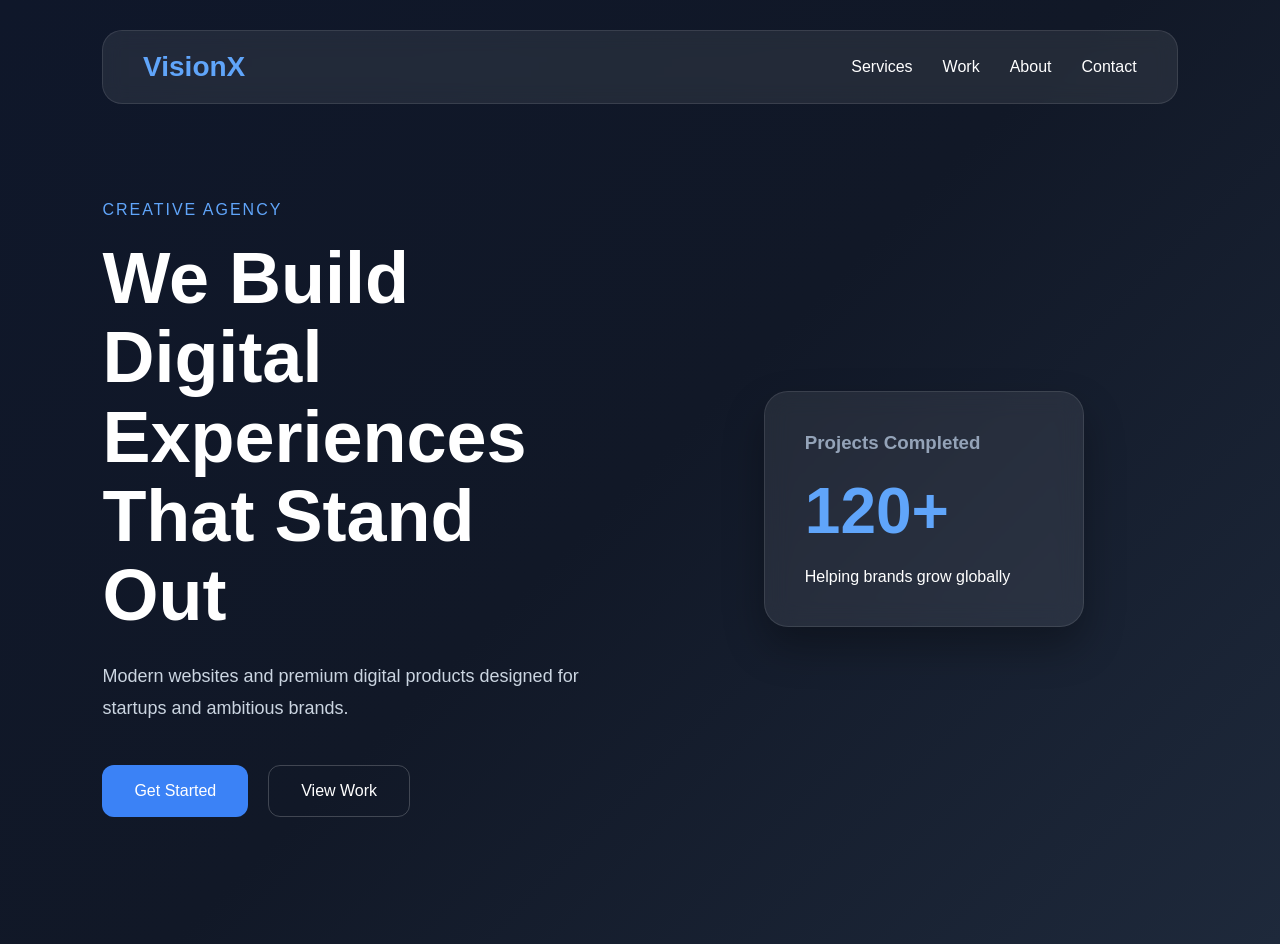
<file: creative-agency/index.html>
<!DOCTYPE html>
<html lang="en">
<head>
  <meta charset="UTF-8">
  <meta name="viewport" content="width=device-width, initial-scale=1.0">

  <title>Creative Agency</title>

  <link rel="stylesheet" href="style.css">
</head>
<body>

  <!-- Navbar -->
  <nav class="navbar">

    <div class="logo">
      VisionX
    </div>

    <ul class="nav-links">
      <li><a href="#">Services</a></li>
      <li><a href="#">Work</a></li>
      <li><a href="#">About</a></li>
      <li><a href="#">Contact</a></li>
    </ul>

  </nav>

  <!-- Hero Section -->
  <section class="hero">

    <!-- Left Content -->
    <div class="hero-content">

      <p class="tag">
        CREATIVE AGENCY
      </p>

      <h1>
        We Build Digital Experiences That Stand Out
      </h1>

      <p class="description">
        Modern websites and premium digital products designed for startups and ambitious brands.
      </p>

      <div class="hero-buttons">

        <button class="primary-btn">
          Get Started
        </button>

        <button class="secondary-btn">
          View Work
        </button>

      </div>

    </div>

    <!-- Right Visual Area -->
    <div class="hero-visual">

      <div class="glass-card">

        <h3>Projects Completed</h3>

        <h1>120+</h1>

        <p>Helping brands grow globally</p>

      </div>

    </div>

  </section>

</body>
</html>
</file>
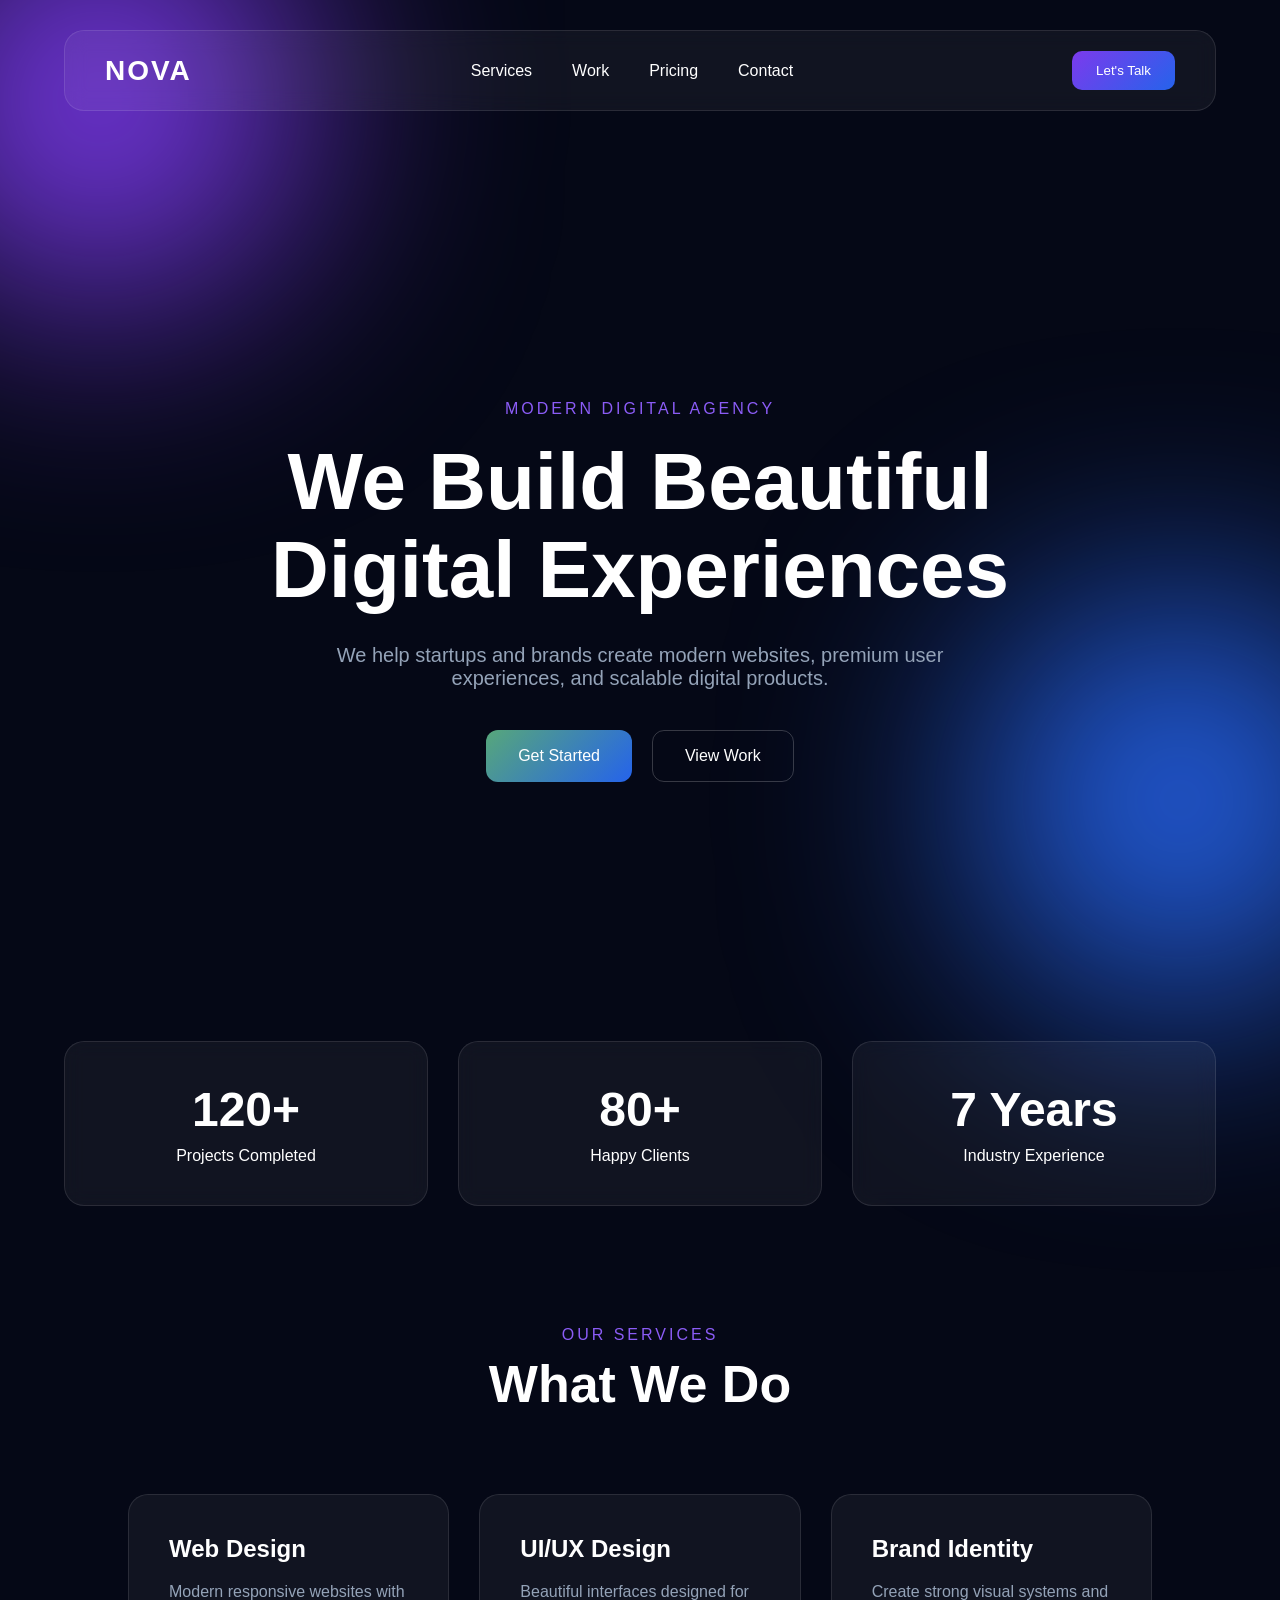
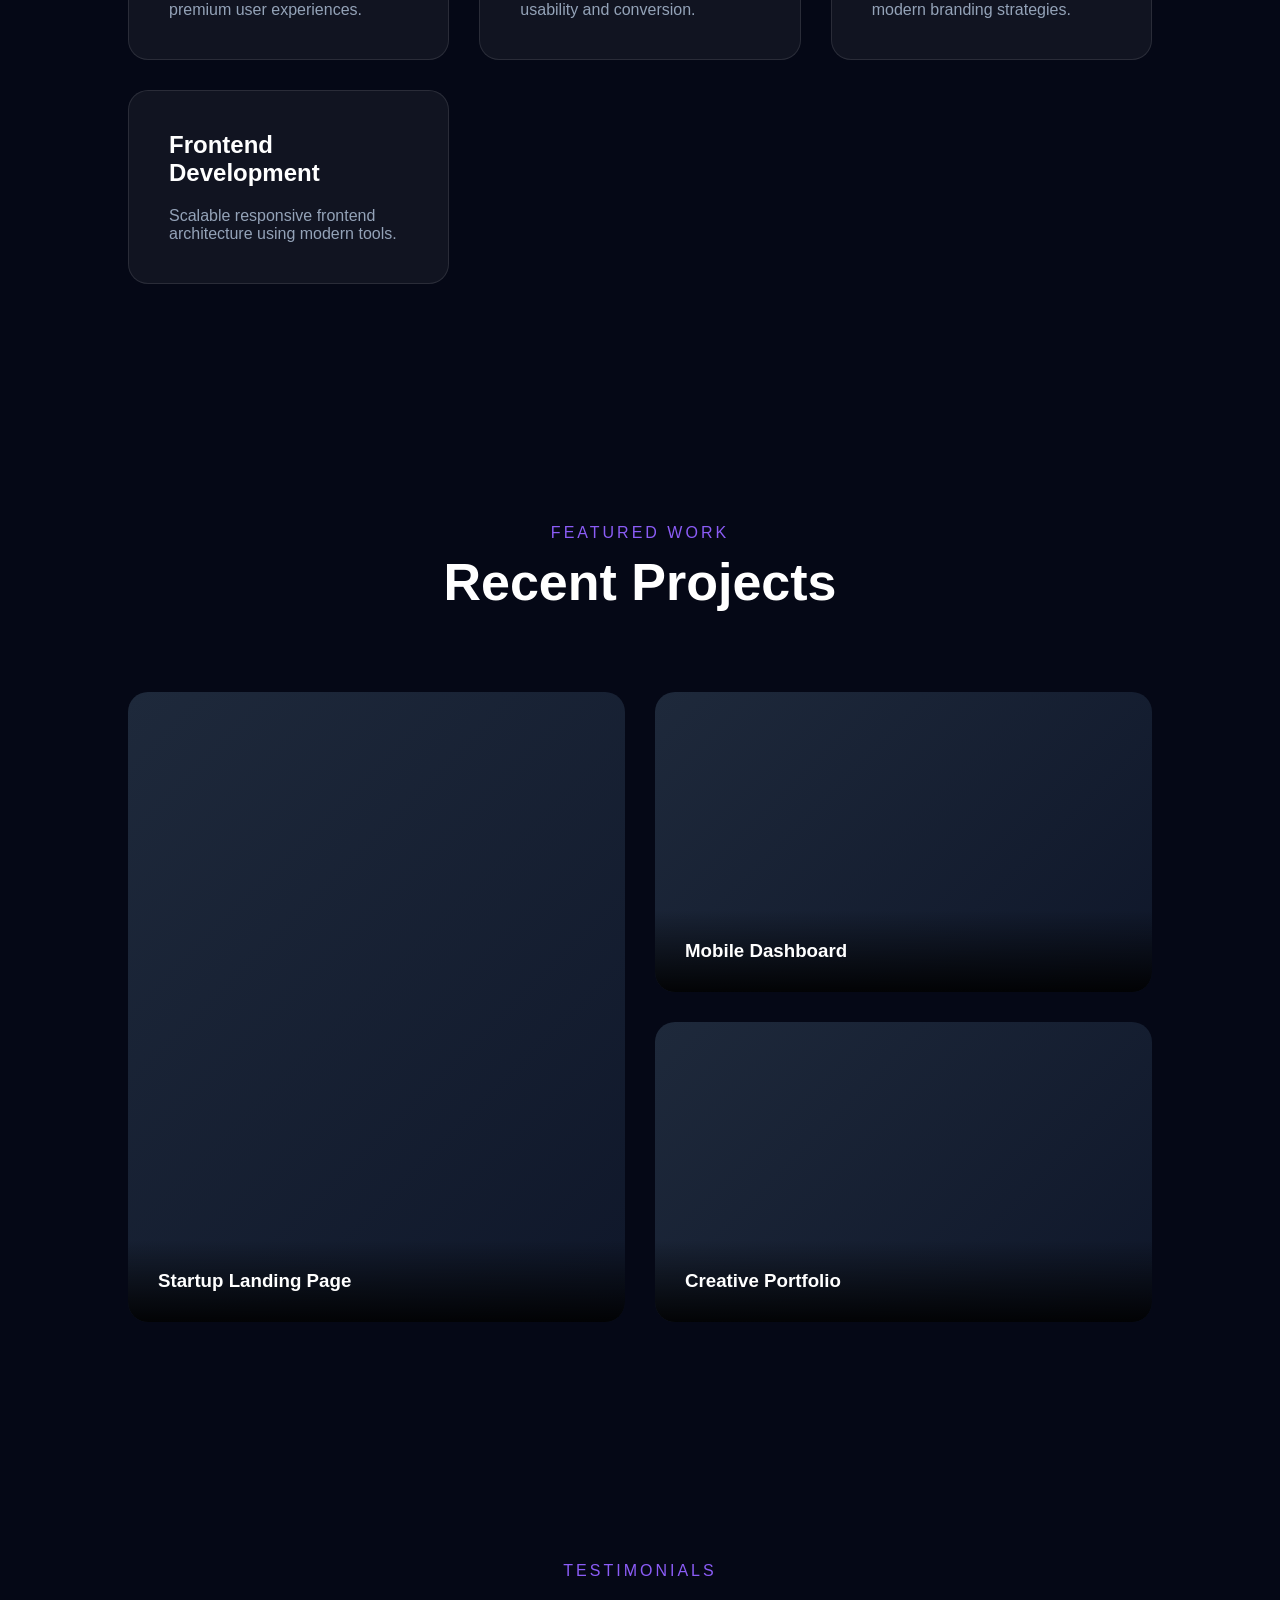
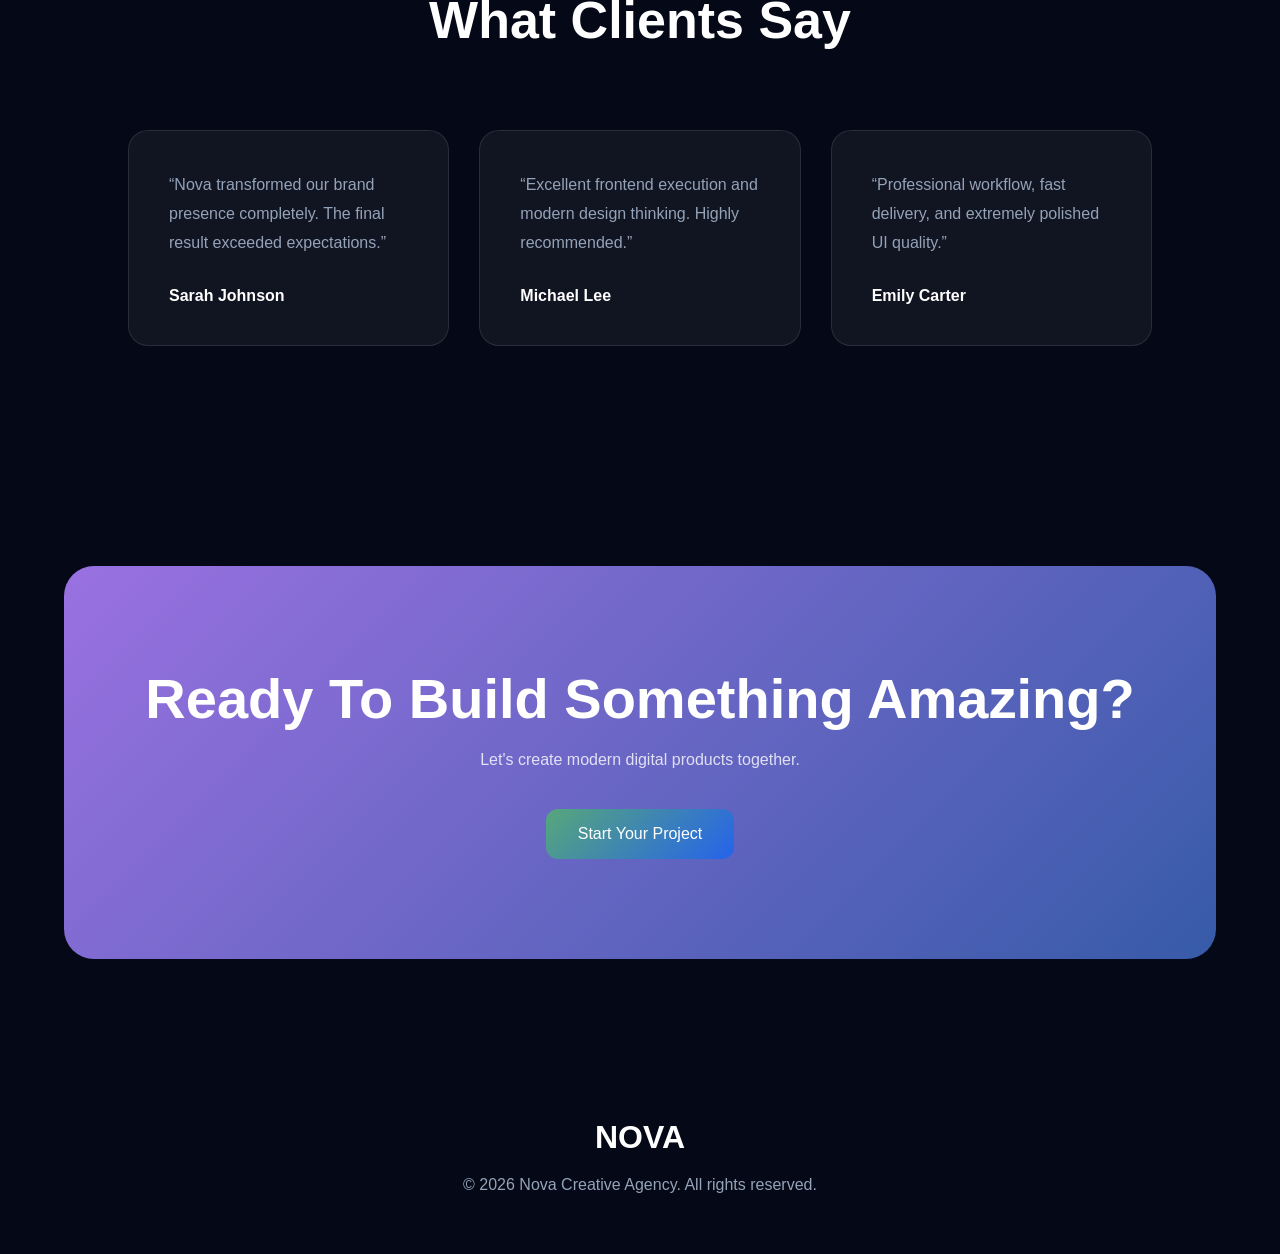
<file: digital-experience/index.html>
<!doctype html>
<html lang="en">
  <head>
    <meta charset="UTF-8" />
    <meta name="viewport" content="width=device-width, initial-scale=1.0" />
    <title>Digital Experience</title>
    <link rel="stylesheet" href="style.css" />
  </head>
  <body>
    <!-- Background Glow Effects -->
    <div class="blur blur-1"></div>
    <div class="blur blur-2"></div>

    <!-- Navbar -->
    <nav class="navbar">
      <div class="logo">NOVA</div>

      <ul class="nav-links">
        <li><a href="#">Services</a></li>
        <li><a href="#">Work</a></li>
        <li><a href="#">Pricing</a></li>
        <li><a href="#">Contact</a></li>
      </ul>

      <button class="nav-btn">Let's Talk</button>
    </nav>

    <!-- Hero -->
    <section class="hero">
      <div class="hero-content">
        <p class="hero-tag">MODERN DIGITAL AGENCY</p>

        <h1>We Build Beautiful Digital Experiences</h1>

        <p class="hero-description">
          We help startups and brands create modern websites, premium user
          experiences, and scalable digital products.
        </p>

        <div class="hero-buttons">
          <button class="primary-btn">Get Started</button>

          <button class="secondary-btn">View Work</button>
        </div>
      </div>
    </section>

    <!-- Stats -->
    <section class="stats">
      <div class="stat-card">
        <h2>120+</h2>
        <p>Projects Completed</p>
      </div>

      <div class="stat-card">
        <h2>80+</h2>
        <p>Happy Clients</p>
      </div>

      <div class="stat-card">
        <h2>7 Years</h2>
        <p>Industry Experience</p>
      </div>
    </section>

    <!-- Services -->
    <section class="services">
      <div class="section-header">
        <p>OUR SERVICES</p>
        <h2>What We Do</h2>
      </div>

      <div class="services-grid">
        <div class="service-card">
          <h3>Web Design</h3>
          <p>Modern responsive websites with premium user experiences.</p>
        </div>

        <div class="service-card">
          <h3>UI/UX Design</h3>
          <p>Beautiful interfaces designed for usability and conversion.</p>
        </div>

        <div class="service-card">
          <h3>Brand Identity</h3>
          <p>Create strong visual systems and modern branding strategies.</p>
        </div>

        <div class="service-card">
          <h3>Frontend Development</h3>
          <p>Scalable responsive frontend architecture using modern tools.</p>
        </div>
      </div>
    </section>

    <!-- Portfolio -->
    <section class="portfolio">
      <div class="section-header">
        <p>FEATURED WORK</p>
        <h2>Recent Projects</h2>
      </div>

      <div class="portfolio-grid">
        <div class="portfolio-card large-card">
          <div class="overlay">
            <h3>Startup Landing Page</h3>
          </div>
        </div>

        <div class="portfolio-card">
          <div class="overlay">
            <h3>Mobile Dashboard</h3>
          </div>
        </div>

        <div class="portfolio-card">
          <div class="overlay">
            <h3>Creative Portfolio</h3>
          </div>
        </div>
      </div>
    </section>

    <!-- Testimonials -->
    <section class="testimonials">
      <div class="section-header">
        <p>TESTIMONIALS</p>
        <h2>What Clients Say</h2>
      </div>

      <div class="testimonial-grid">
        <div class="testimonial-card">
          <p>
            “Nova transformed our brand presence completely. The final result
            exceeded expectations.”
          </p>

          <h4>Sarah Johnson</h4>
        </div>

        <div class="testimonial-card">
          <p>
            “Excellent frontend execution and modern design thinking. Highly
            recommended.”
          </p>

          <h4>Michael Lee</h4>
        </div>

        <div class="testimonial-card">
          <p>
            “Professional workflow, fast delivery, and extremely polished UI
            quality.”
          </p>

          <h4>Emily Carter</h4>
        </div>
      </div>
    </section>

    <!-- CTA -->
    <section class="cta">
      <h2>Ready To Build Something Amazing?</h2>

      <p>Let's create modern digital products together.</p>

      <button class="primary-btn">Start Your Project</button>
    </section>

    <!-- Footer -->
    <footer class="footer">
      <div class="footer-logo">NOVA</div>

      <p>© 2026 Nova Creative Agency. All rights reserved.</p>
    </footer>
  </body>
</html>
</file>
<file: creative-agency/style.css>
* {
  margin: 0;
  padding: 0;
  box-sizing: border-box;
}

/* BODY */
body {
  font-family: Arial, sans-serif;

  background: linear-gradient(
    135deg,
    #0f172a,
    #111827,
    #1e293b
  );

  color: white;

  min-height: 100vh;

  padding: 30px 8%;
}

/* NAVBAR */
.navbar {
  display: flex;

  justify-content: space-between;

  align-items: center;

  padding: 20px 40px;

  border-radius: 20px;

  background: rgba(255, 255, 255, 0.08);

  backdrop-filter: blur(10px);

  border: 1px solid rgba(255, 255, 255, 0.1);
}

/* Logo */

.logo {
  font-size: 28px;
  font-weight: bold;

  color: #60a5fa;
}

/* Navigation */

.nav-links {
  display: flex;

  gap: 30px;

  list-style: none;
}

.nav-links a {
  color: white;

  text-decoration: none;

  transition: 0.3s;
}

.nav-links a:hover {
  color: #60a5fa;
}

/* HERO SECTION */
.hero {
  display: grid;

  grid-template-columns: 1fr 1fr;

  align-items: center;

  gap: 60px;

  min-height: 90vh;
}

/* Left Content */

.tag {
  color: #60a5fa;

  letter-spacing: 2px;

  margin-bottom: 20px;
}

.hero-content h1 {
  font-size: 72px;

  line-height: 1.1;

  margin-bottom: 25px;
}

.description {
  color: #cbd5e1;

  font-size: 18px;

  line-height: 1.8;

  margin-bottom: 40px;
}

/* BUTTONS */
.hero-buttons {
  display: flex;

  gap: 20px;
}

.primary-btn,
.secondary-btn {
  padding: 16px 32px;

  border: none;

  border-radius: 12px;

  font-size: 16px;

  cursor: pointer;

  transition: 0.3s;
}

/* Primary */

.primary-btn {
  background: #3b82f6;

  color: white;
}

.primary-btn:hover {
  transform: translateY(-4px);

  background: #2563eb;
}

/* Secondary */

.secondary-btn {
  background: transparent;

  color: white;

  border: 1px solid rgba(255,255,255,0.2);
}

.secondary-btn:hover {
  transform: translateY(-4px);

  background: rgba(255,255,255,0.08);
}

/* HERO VISUAL */
.hero-visual {
  display: flex;

  justify-content: center;
}

.glass-card {
  width: 320px;

  padding: 40px;

  border-radius: 24px;

  background: rgba(255,255,255,0.08);

  backdrop-filter: blur(12px);

  border: 1px solid rgba(255,255,255,0.1);

  box-shadow: 0 20px 40px rgba(0,0,0,0.3);
}

.glass-card h3 {
  color: #94a3b8;

  margin-bottom: 20px;
}

.glass-card h1 {
  font-size: 64px;

  margin-bottom: 20px;

  color: #60a5fa;
}

/* RESPONSIVE */
@media (max-width: 900px) {

  .hero {
    grid-template-columns: 1fr;

    text-align: center;
  }

  .hero-buttons {
    justify-content: center;
  }

  .hero-content h1 {
    font-size: 52px;
  }

}
</file>
<file: digital-experience/style.css>
* {
  margin: 0;
  padding: 0;
  box-sizing: border-box;
}

/* BODY */

body {
  font-family: Arial, sans-serif;
  background: #050816;
  color: white;
  overflow-x: hidden;
}

/* BACKGROUND BLURS */
.blur {
  position: fixed;
  width: 400px;
  height: 400px;
  border-radius: 50%;
  filter: blur(120px);
  z-index: -1;
}

.blur-1 {
  background: #7c3aed;
  top: -100px;
  left: -100px;
}

.blur-2 {
  background: #2563eb;
  bottom: -100px;
  right: -100px;
}

/* NAVBAR */
.navbar {
  width: 90%;
  margin: 30px auto;

  padding: 20px 40px;

  display: flex;
  justify-content: space-between;
  align-items: center;

  border: 1px solid rgba(255, 255, 255, 0.1);

  background: rgba(255, 255, 255, 0.05);

  backdrop-filter: blur(10px);

  border-radius: 20px;

  position: sticky;
  top: 20px;
  z-index: 1000;
}

.logo {
  font-size: 28px;
  font-weight: bold;
  letter-spacing: 2px;
}

.nav-links {
  display: flex;
  list-style: none;
  gap: 40px;
}

.nav-links a {
  text-decoration: none;
  color: white;
  transition: 0.3s;
}

.nav-links a:hover {
  color: #8b5cf6;
}

.nav-btn {
  padding: 12px 24px;
  border: none;
  border-radius: 10px;

  background: linear-gradient(135deg, #7c3aed, #2563eb);

  color: white;
  cursor: pointer;

  transition: 0.3s;
}

.nav-btn:hover {
  transform: translateY(-3px);
}

.hero {
  min-height: 100vh;

  display: flex;
  justify-content: center;
  align-items: center;

  text-align: center;

  padding: 0 10%;
}

.hero-content {
  max-width: 900px;
}

.hero-tag {
  color: #8b5cf6;
  letter-spacing: 3px;
  margin-bottom: 20px;
}

.hero h1 {
  font-size: 80px;
  line-height: 1.1;

  margin-bottom: 30px;
}

.hero-description {
  color: #94a3b8;

  font-size: 20px;

  max-width: 700px;

  margin: 0 auto 40px;
}

.hero-buttons {
  display: flex;
  justify-content: center;
  gap: 20px;
}

.primary-btn,
.secondary-btn {
  padding: 16px 32px;

  border-radius: 12px;

  cursor: pointer;

  font-size: 16px;

  transition: 0.3s;
}

.primary-btn {
  border: none;

  background: linear-gradient(135deg, #57a77a, #2563eb);

  color: white;
}

.secondary-btn {
  border: 1px solid rgba(255, 255, 255, 0.2);

  background: transparent;

  color: white;
}

.primary-btn:hover,
.secondary-btn:hover {
  transform: translateY(-5px);
}

/* STATS */
.stats {
  width: 90%;
  margin: auto;

  display: grid;
  grid-template-columns: repeat(3, 1fr);

  gap: 30px;
}

.stat-card {
  padding: 40px;

  border-radius: 20px;

  background: rgba(255, 255, 255, 0.05);

  backdrop-filter: blur(10px);

  text-align: center;

  border: 1px solid rgba(255, 255, 255, 0.1);
}

.stat-card h2 {
  font-size: 48px;
  margin-bottom: 10px;
}

/* SERVICES */
.services {
  padding: 120px 10%;
}

.section-header {
  text-align: center;
  margin-bottom: 80px;
}

.section-header p {
  color: #8b5cf6;
  letter-spacing: 3px;
  margin-bottom: 10px;
}

.section-header h2 {
  font-size: 52px;
}

.services-grid {
  display: grid;

  grid-template-columns: repeat(auto-fit, minmax(250px, 1fr));

  gap: 30px;
}

.service-card {
  padding: 40px;

  border-radius: 20px;

  background: rgba(255, 255, 255, 0.05);

  border: 1px solid rgba(255, 255, 255, 0.1);

  transition: 0.4s;
}

.service-card:hover {
  transform: translateY(-10px);
  border-color: #8b5cf6;
}

.service-card h3 {
  margin-bottom: 20px;
  font-size: 24px;
}

.service-card p {
  color: #94a3b8;
}

/* PORTFOLIO */
.portfolio {
  padding: 120px 10%;
}

.portfolio-grid {
  display: grid;

  grid-template-columns: repeat(2, 1fr);

  gap: 30px;
}

.portfolio-card {
  position: relative;

  min-height: 300px;

  border-radius: 20px;

  overflow: hidden;

  background: linear-gradient(135deg, #1e293b, #0f172a);

  transition: 0.4s;
}

.large-card {
  grid-row: span 2;
  min-height: 630px;
}

.portfolio-card:hover {
  transform: scale(1.02);
}

.overlay {
  position: absolute;

  bottom: 0;

  width: 100%;

  padding: 30px;

  background: linear-gradient(transparent, rgba(0, 0, 0, 0.9));
}

/* TESTIMONIALS */
.testimonials {
  padding: 120px 10%;
}

.testimonial-grid {
  display: grid;

  grid-template-columns: repeat(auto-fit, minmax(280px, 1fr));

  gap: 30px;
}

.testimonial-card {
  padding: 40px;

  border-radius: 20px;

  background: rgba(255, 255, 255, 0.05);

  border: 1px solid rgba(255, 255, 255, 0.1);

  transition: 0.4s;
}

.testimonial-card:hover {
  transform: translateY(-10px);
}

.testimonial-card p {
  color: #94a3b8;

  margin-bottom: 30px;

  line-height: 1.8;
}

/* CTA */
.cta {
  width: 90%;
  margin: 100px auto;

  padding: 100px 40px;

  text-align: center;

  border-radius: 30px;

  background: linear-gradient(135deg, #9a71e1, #375ba8);
}

.cta h2 {
  font-size: 56px;
  margin-bottom: 20px;
}

.cta p {
  margin-bottom: 40px;
  color: rgba(255, 255, 255, 0.8);
}

/* FOOTER */
.footer {
  text-align: center;

  padding: 60px 20px;

  color: #94a3b8;
}

.footer-logo {
  font-size: 32px;
  font-weight: bold;

  margin-bottom: 20px;

  color: white;
}

/* RESPONSIVE */
@media (max-width: 992px) {
  .hero h1 {
    font-size: 60px;
  }

  .stats {
    grid-template-columns: 1fr;
  }

  .portfolio-grid {
    grid-template-columns: 1fr;
  }

  .large-card {
    min-height: 300px;
  }
}

@media (max-width: 768px) {
  .navbar {
    flex-direction: column;
    gap: 20px;
  }

  .nav-links {
    flex-wrap: wrap;
    justify-content: center;
  }

  .hero h1 {
    font-size: 42px;
  }

  .hero-buttons {
    flex-direction: column;
  }

  .section-header h2 {
    font-size: 40px;
  }

  .cta h2 {
    font-size: 38px;
  }
}
</file>
